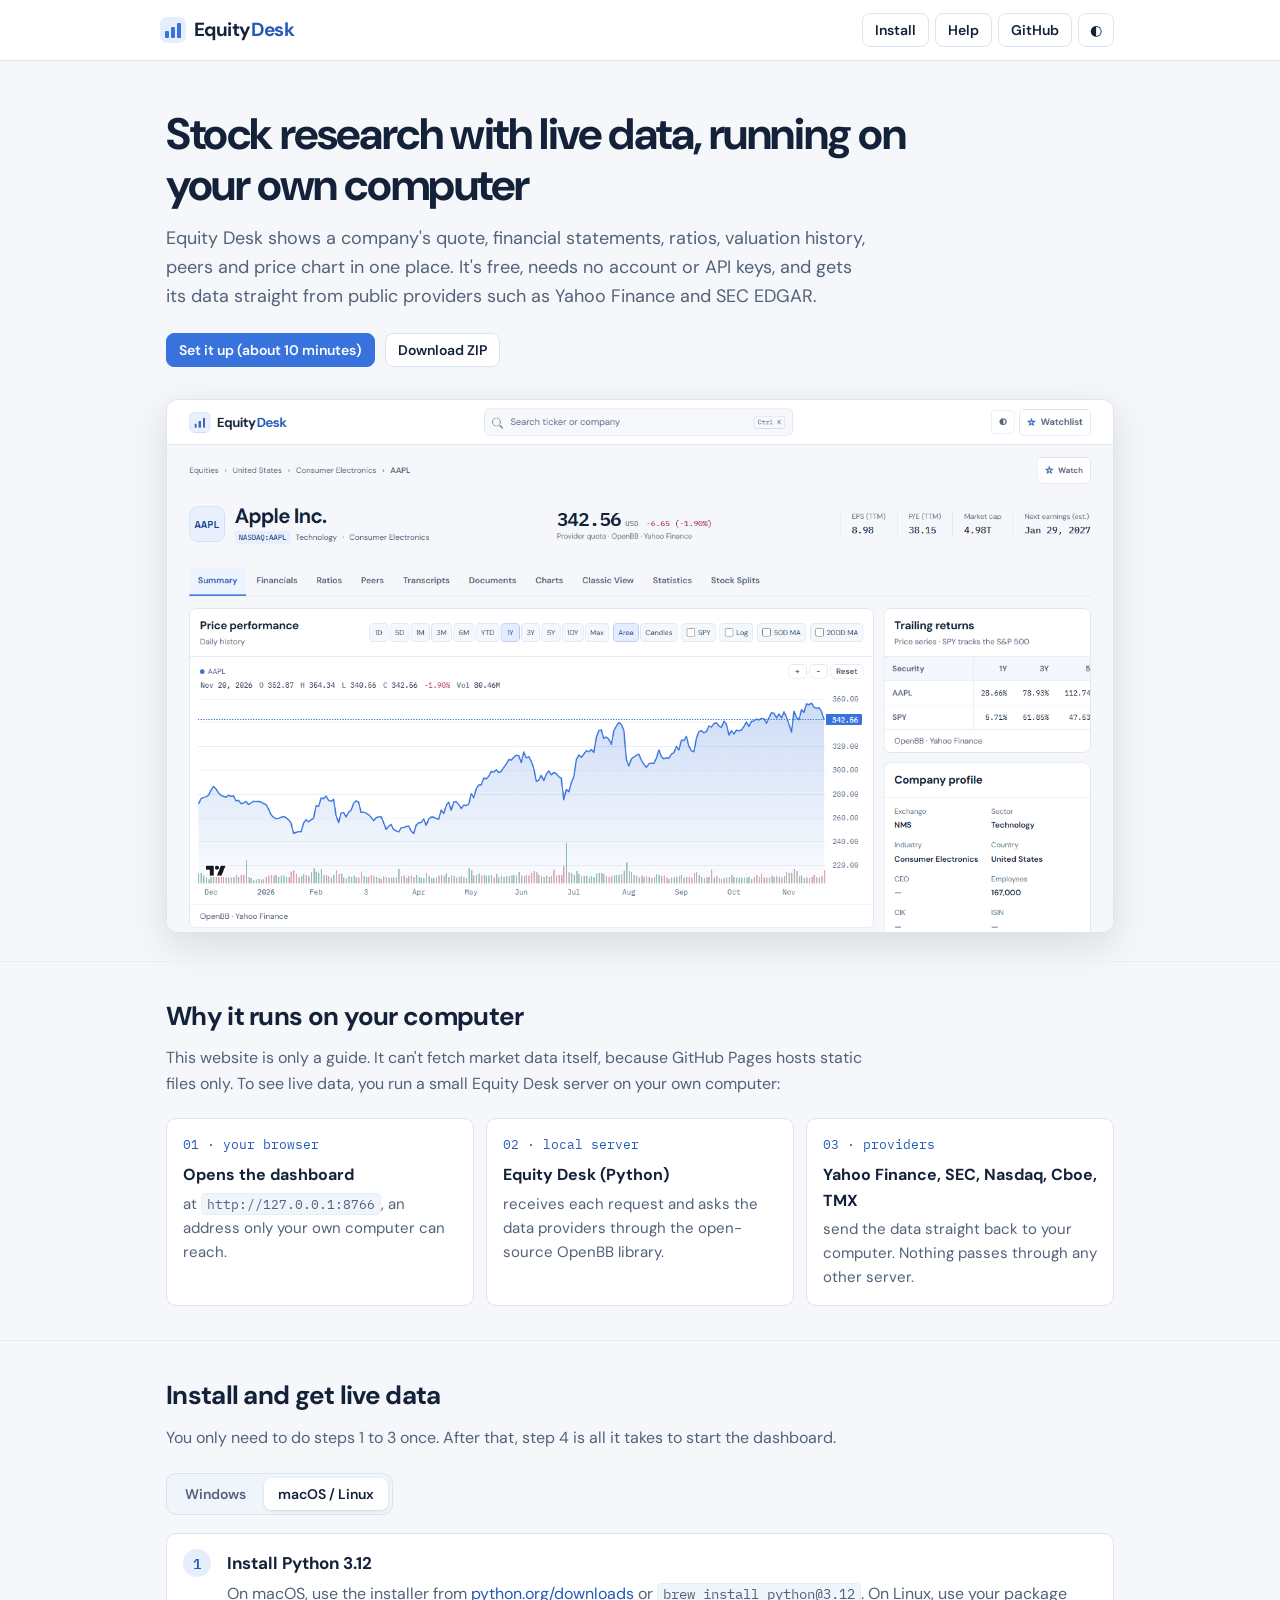
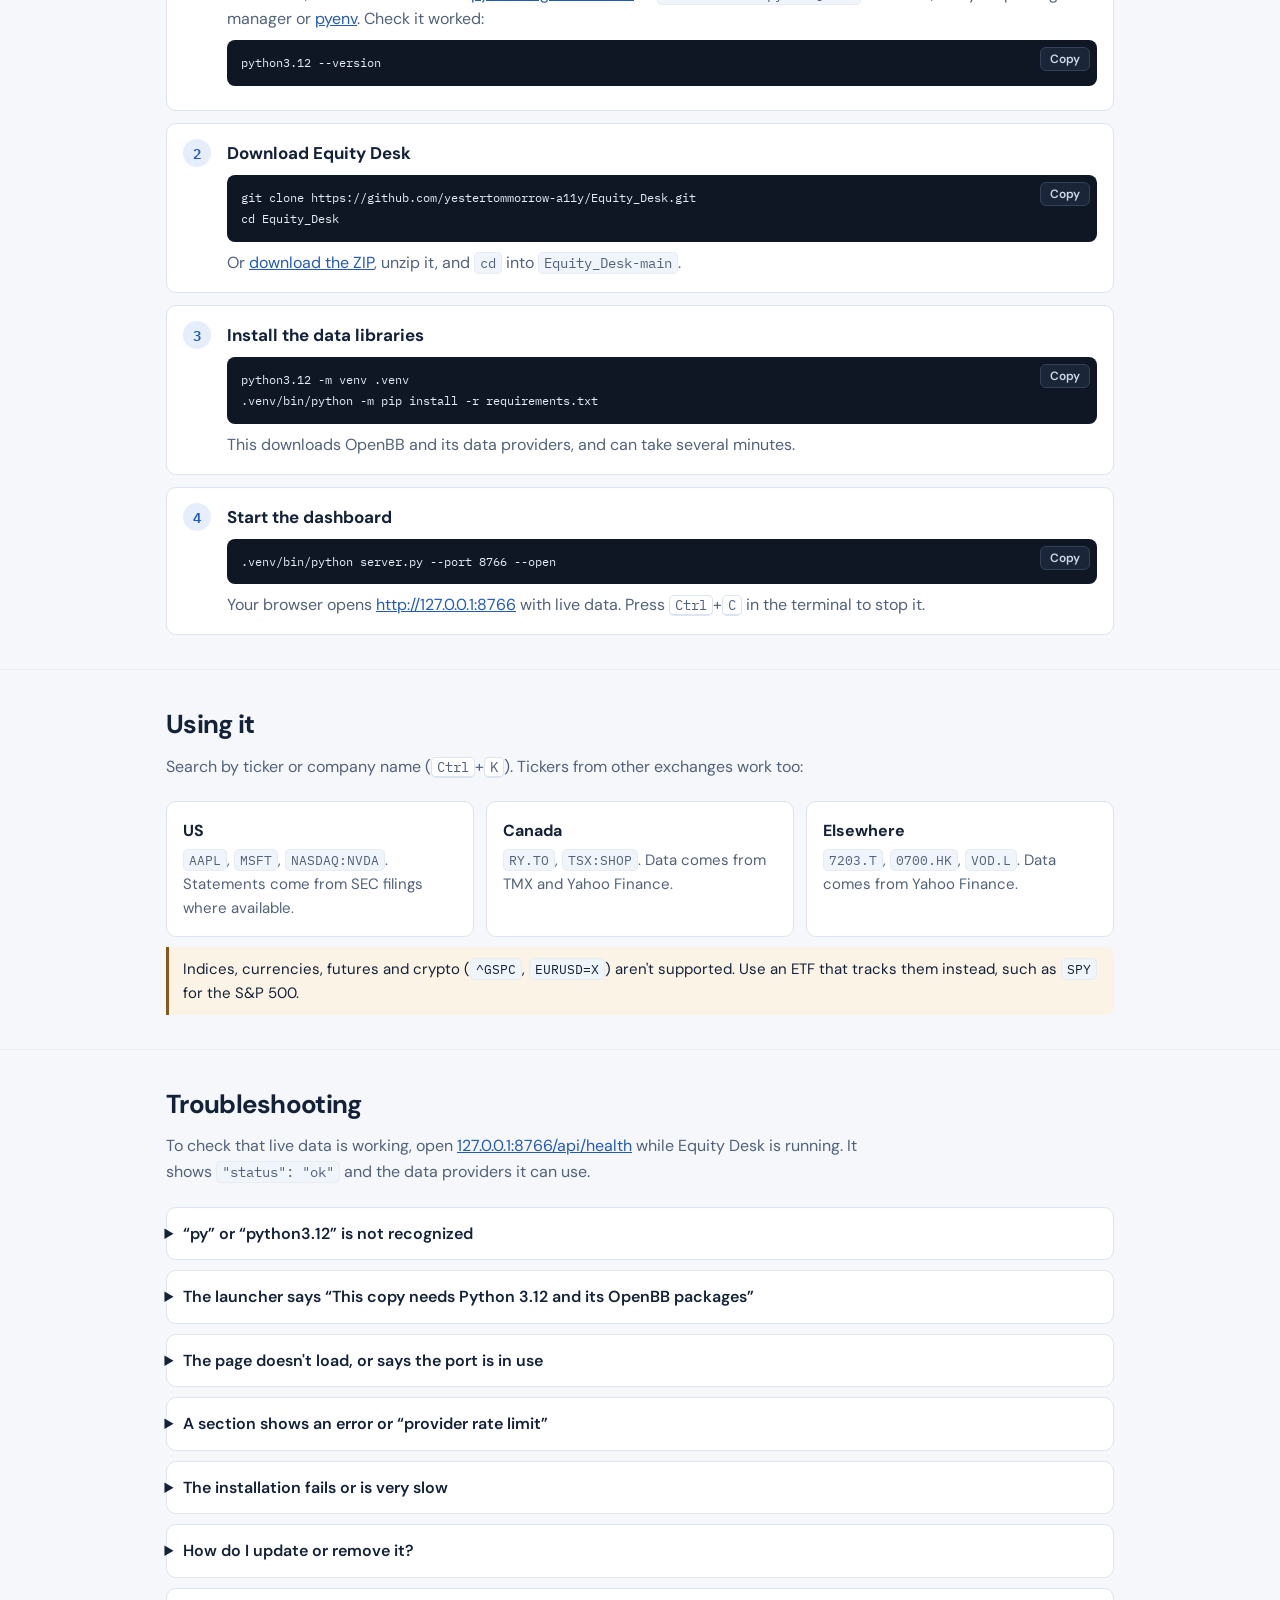
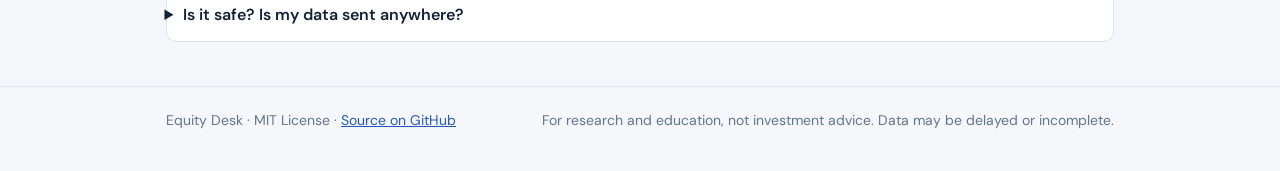
<file: docs/index.html>
<!doctype html>
<html lang="en">
<head>
  <meta charset="utf-8">
  <meta name="viewport" content="width=device-width, initial-scale=1">
  <title>Equity Desk · Get live data</title>
  <meta name="description" content="Equity Desk is a free stock research dashboard that runs on your computer. Here's how to install it and get live market data.">
  <link rel="icon" href="data:,">
  <link rel="preconnect" href="https://fonts.googleapis.com">
  <link rel="preconnect" href="https://fonts.gstatic.com" crossorigin>
  <link href="https://fonts.googleapis.com/css2?family=DM+Sans:wght@400;500;600;700&family=IBM+Plex+Mono:wght@400;500;600&display=swap" rel="stylesheet">
  <style>
    :root {
      color-scheme: light;
      --bg: #f5f7fa; --panel: #fff; --panel-hi: #f0f4fb; --stroke: #dce4ef; --line: #e8edf4;
      --text: #142239; --muted: #52627a; --dim: #63748c; --brand: #235aba; --brand-strong: #3873dd;
      --brand-soft: #e7eefb; --good: #137657; --amber: #86571a; --amber-soft: #fbf3e6; --code-bg: #0f1724; --code-text: #e6edf7;
      --mono: "IBM Plex Mono", Consolas, monospace; --sans: "DM Sans", "Segoe UI", system-ui, sans-serif;
    }
    @media (prefers-color-scheme: dark) {
      :root:not([data-theme="light"]) {
        color-scheme: dark;
        --bg: #0b1018; --panel: #111824; --panel-hi: #151e2c; --stroke: #243043; --line: #1f2938;
        --text: #eef3fa; --muted: #a0acc0; --dim: #8593a8; --brand: #81a7ff; --brand-strong: #6190fb;
        --brand-soft: #16233a; --good: #55d5a2; --amber: #f2bf75; --amber-soft: #261f12; --code-bg: #070b12; --code-text: #e6edf7;
      }
    }
    :root[data-theme="dark"] {
      color-scheme: dark;
      --bg: #0b1018; --panel: #111824; --panel-hi: #151e2c; --stroke: #243043; --line: #1f2938;
      --text: #eef3fa; --muted: #a0acc0; --dim: #8593a8; --brand: #81a7ff; --brand-strong: #6190fb;
      --brand-soft: #16233a; --good: #55d5a2; --amber: #f2bf75; --amber-soft: #261f12; --code-bg: #070b12; --code-text: #e6edf7;
    }
    * { box-sizing: border-box; }
    html { scroll-behavior: smooth; }
    body { margin: 0; background: var(--bg); color: var(--text); font: 16px/1.6 var(--sans); }
    a { color: var(--brand); }
    a:focus-visible, button:focus-visible, summary:focus-visible { outline: 2px solid var(--brand); outline-offset: 3px; border-radius: 4px; }
    code, kbd { font-family: var(--mono); font-size: .88em; }
    :not(pre) > code { background: var(--panel-hi); border: 1px solid var(--line); border-radius: 5px; padding: 1px 5px; overflow-wrap: anywhere; }
    kbd { border: 1px solid var(--stroke); border-bottom-width: 2px; border-radius: 5px; padding: 0 5px; background: var(--panel); }
    .wrap { max-width: 980px; margin: 0 auto; padding: 0 16px; }

    header.top { border-bottom: 1px solid var(--stroke); background: var(--panel); }
    header.top .wrap { display: flex; align-items: center; justify-content: space-between; gap: 12px; min-height: 60px; }
    .brand { display: inline-flex; align-items: center; gap: 8px; font-weight: 700; font-size: 19px; letter-spacing: -.6px; color: var(--text); text-decoration: none; }
    .brand span { color: var(--brand); margin-left: -6px; }
    .mark { display: inline-flex; align-items: flex-end; gap: 2px; width: 26px; height: 26px; padding: 5px; border-radius: 7px; background: var(--brand-soft); }
    .mark i { display: block; width: 4px; background: var(--brand-strong); border-radius: 1px; }
    .mark i:nth-child(1) { height: 7px; } .mark i:nth-child(2) { height: 11px; } .mark i:nth-child(3) { height: 15px; }
    nav.links { display: flex; align-items: center; gap: 6px; }
    .btn { display: inline-flex; align-items: center; gap: 6px; border: 1px solid var(--stroke); background: var(--panel); color: var(--text); border-radius: 8px; padding: 7px 12px; font: 600 14px var(--sans); text-decoration: none; cursor: pointer; white-space: nowrap; }
    .btn:hover { border-color: var(--brand); }
    .btn.primary { background: var(--brand-strong); border-color: var(--brand-strong); color: #fff; }
    .btn.primary:hover { filter: brightness(1.08); }
    #theme { width: 36px; justify-content: center; padding: 7px 0; }

    .hero { padding: 48px 0 28px; }
    .hero h1 { font-size: clamp(30px, 5vw, 44px); line-height: 1.15; letter-spacing: -1.4px; margin: 0 0 14px; max-width: 760px; }
    .hero p.lead { font-size: 18px; color: var(--muted); margin: 0 0 22px; max-width: 700px; }
    .hero .actions { display: flex; flex-wrap: wrap; gap: 10px; }
    .shot { margin: 32px 0 0; border: 1px solid var(--stroke); border-radius: 12px; overflow: hidden; background: var(--panel); box-shadow: 0 12px 40px rgb(15 23 36 / .12); }
    .shot img { display: block; width: 100%; height: auto; }

    section { padding: 34px 0; border-top: 1px solid var(--line); }
    section h2 { font-size: 26px; letter-spacing: -.7px; margin: 0 0 8px; }
    section > .wrap > p.intro { color: var(--muted); margin: 0 0 22px; max-width: 720px; }

    .how { display: grid; grid-template-columns: repeat(3, minmax(0, 1fr)); gap: 12px; }
    .how div { background: var(--panel); border: 1px solid var(--stroke); border-radius: 10px; padding: 16px; }
    .how strong { display: block; margin-bottom: 4px; }
    .how p { margin: 0; color: var(--muted); font-size: 15px; }
    .how .arrow { color: var(--brand); font-family: var(--mono); font-size: 13px; display: block; margin-bottom: 6px; }

    .tabs { display: inline-flex; gap: 4px; padding: 4px; background: var(--panel-hi); border: 1px solid var(--stroke); border-radius: 10px; margin-bottom: 18px; flex-wrap: wrap; }
    .tabs button { border: 0; background: transparent; color: var(--muted); font: 600 14px var(--sans); padding: 7px 14px; border-radius: 7px; cursor: pointer; }
    .tabs button[aria-selected="true"] { background: var(--panel); color: var(--text); box-shadow: 0 1px 3px rgb(0 0 0 / .12); }

    ol.steps { list-style: none; counter-reset: step; margin: 0; padding: 0; display: grid; gap: 12px; }
    ol.steps > li { counter-increment: step; position: relative; background: var(--panel); border: 1px solid var(--stroke); border-radius: 10px; padding: 16px 16px 16px 60px; min-width: 0; }
    ol.steps > li::before { content: counter(step); position: absolute; left: 16px; top: 15px; width: 28px; height: 28px; border-radius: 50%; display: grid; place-items: center; background: var(--brand-soft); color: var(--brand); font: 600 14px var(--mono); }
    ol.steps h3 { font-size: 17px; margin: 0 0 4px; }
    ol.steps p { margin: 0 0 8px; color: var(--muted); }
    ol.steps p:last-child { margin-bottom: 0; }

    .code { position: relative; margin: 8px 0; }
    .code pre { margin: 0; background: var(--code-bg); color: var(--code-text); border-radius: 8px; padding: 12px 84px 12px 14px; overflow-x: auto; font: 13.5px/1.6 var(--mono); }
    .code button { position: absolute; top: 7px; right: 7px; border: 1px solid #33425a; background: #1a2638; color: #cdd8ea; border-radius: 6px; padding: 3px 9px; font: 600 12px var(--sans); cursor: pointer; }
    .code button:hover { border-color: #6f8fc9; }
    .note { border-left: 3px solid var(--amber); background: var(--amber-soft); padding: 10px 14px; border-radius: 0 8px 8px 0; color: var(--text); font-size: 15px; margin: 10px 0 0; }
    .ok { color: var(--good); font-weight: 600; }

    details { background: var(--panel); border: 1px solid var(--stroke); border-radius: 10px; padding: 0 16px; margin-bottom: 10px; }
    details summary { cursor: pointer; font-weight: 600; padding: 13px 0; list-style-position: outside; }
    details[open] summary { border-bottom: 1px solid var(--line); margin-bottom: 10px; }
    details > :not(summary) { color: var(--muted); }
    details > div { padding-bottom: 14px; }
    details p { margin: 0 0 8px; }

    footer { border-top: 1px solid var(--stroke); padding: 22px 0 40px; color: var(--dim); font-size: 14px; }
    footer .wrap { display: flex; flex-wrap: wrap; gap: 8px 20px; justify-content: space-between; }

    @media (max-width: 720px) {
      .how { grid-template-columns: 1fr; }
      .hero { padding-top: 32px; }
      nav.links .hide-sm { display: none; }
      ol.steps > li { padding: 52px 14px 14px; }
      ol.steps > li::before { left: 14px; top: 14px; }
    }
  </style>
</head>
<body>
  <header class="top">
    <div class="wrap">
      <a class="brand" href="#"><span class="mark" aria-hidden="true"><i></i><i></i><i></i></span>Equity <span>Desk</span></a>
      <nav class="links" aria-label="Site">
        <a class="btn hide-sm" href="#install">Install</a>
        <a class="btn hide-sm" href="#help">Help</a>
        <a class="btn" href="https://github.com/yestertommorrow-a11y/Equity_Desk">GitHub</a>
        <button id="theme" class="btn" type="button" aria-label="Switch light or dark theme" title="Switch light or dark theme">◐</button>
      </nav>
    </div>
  </header>

  <main>
    <div class="hero">
      <div class="wrap">
        <h1>Stock research with live data, running on your own computer</h1>
        <p class="lead">Equity Desk shows a company's quote, financial statements, ratios, valuation history, peers and price chart in one place. It's free, needs no account or API keys, and gets its data straight from public providers such as Yahoo Finance and SEC EDGAR.</p>
        <div class="actions">
          <a class="btn primary" href="#install">Set it up (about 10 minutes)</a>
          <a class="btn" href="https://github.com/yestertommorrow-a11y/Equity_Desk/archive/refs/heads/main.zip">Download ZIP</a>
        </div>
        <figure class="shot">
          <img src="screenshot.png" width="1440" height="810" alt="Equity Desk showing Apple Inc.: the quote, an interactive one-year price chart with volume, trailing returns against SPY and the company profile">
        </figure>
      </div>
    </div>

    <section aria-labelledby="why">
      <div class="wrap">
        <h2 id="why">Why it runs on your computer</h2>
        <p class="intro">This website is only a guide. It can't fetch market data itself, because GitHub Pages hosts static files only. To see live data, you run a small Equity Desk server on your own computer:</p>
        <div class="how">
          <div><span class="arrow">01 · your browser</span><strong>Opens the dashboard</strong><p>at <code>http://127.0.0.1:8766</code>, an address only your own computer can reach.</p></div>
          <div><span class="arrow">02 · local server</span><strong>Equity Desk (Python)</strong><p>receives each request and asks the data providers through the open-source OpenBB library.</p></div>
          <div><span class="arrow">03 · providers</span><strong>Yahoo Finance, SEC, Nasdaq, Cboe, TMX</strong><p>send the data straight back to your computer. Nothing passes through any other server.</p></div>
        </div>
      </div>
    </section>

    <section id="install" aria-labelledby="install-h">
      <div class="wrap">
        <h2 id="install-h">Install and get live data</h2>
        <p class="intro">You only need to do steps 1 to 3 once. After that, step 4 is all it takes to start the dashboard.</p>

        <div class="tabs" role="tablist" aria-label="Operating system">
          <button role="tab" id="tab-win" aria-controls="panel-win" aria-selected="true">Windows</button>
          <button role="tab" id="tab-unix" aria-controls="panel-unix" aria-selected="false" tabindex="-1">macOS / Linux</button>
        </div>

        <div id="panel-win" role="tabpanel" aria-labelledby="tab-win">
          <ol class="steps">
            <li>
              <h3>Install Python 3.12</h3>
              <p>Download it from <a href="https://www.python.org/downloads/">python.org/downloads</a> and run the installer with its default options. To check it worked, open <strong>PowerShell</strong> (press <kbd>Win</kbd>, type <em>PowerShell</em>, press <kbd>Enter</kbd>) and run:</p>
              <div class="code"><pre><code>py -3.12 --version</code></pre><button type="button">Copy</button></div>
              <p>It should print <code>Python 3.12.x</code>.</p>
            </li>
            <li>
              <h3>Download Equity Desk</h3>
              <p><a href="https://github.com/yestertommorrow-a11y/Equity_Desk/archive/refs/heads/main.zip">Download the ZIP</a>, right-click it and choose <strong>Extract All</strong>. You'll get a folder called <code>Equity_Desk-main</code>. Or, if you use Git:</p>
              <div class="code"><pre><code>git clone https://github.com/yestertommorrow-a11y/Equity_Desk.git</code></pre><button type="button">Copy</button></div>
            </li>
            <li>
              <h3>Install the data libraries</h3>
              <p>Open the folder in File Explorer, click the address bar, type <code>powershell</code> and press <kbd>Enter</kbd>. A PowerShell window opens in that folder. Then run these two commands, one at a time:</p>
              <div class="code"><pre><code>py -3.12 -m venv .venv</code></pre><button type="button">Copy</button></div>
              <div class="code"><pre><code>.\.venv\Scripts\python.exe -m pip install -r requirements.txt</code></pre><button type="button">Copy</button></div>
              <p>The second command downloads OpenBB and its data providers, and can take several minutes.</p>
            </li>
            <li>
              <h3>Start the dashboard</h3>
              <p>Double-click <strong>Start Equity Desk.cmd</strong> in the folder. Your browser opens <a href="http://127.0.0.1:8766">http://127.0.0.1:8766</a> with Apple (AAPL) loaded. <span class="ok">That's live data.</span></p>
              <p>Keep the black launcher window open while you use the dashboard. Close it to stop Equity Desk.</p>
              <p class="note">Windows may ask you to confirm running a file downloaded from the internet. The launcher only starts <code>server.py</code> from the same folder; you can open it in Notepad to check it first.</p>
            </li>
          </ol>
        </div>

        <div id="panel-unix" role="tabpanel" aria-labelledby="tab-unix" hidden>
          <ol class="steps">
            <li>
              <h3>Install Python 3.12</h3>
              <p>On macOS, use the installer from <a href="https://www.python.org/downloads/">python.org/downloads</a> or <code>brew install python@3.12</code>. On Linux, use your package manager or <a href="https://github.com/pyenv/pyenv">pyenv</a>. Check it worked:</p>
              <div class="code"><pre><code>python3.12 --version</code></pre><button type="button">Copy</button></div>
            </li>
            <li>
              <h3>Download Equity Desk</h3>
              <div class="code"><pre><code>git clone https://github.com/yestertommorrow-a11y/Equity_Desk.git
cd Equity_Desk</code></pre><button type="button">Copy</button></div>
              <p>Or <a href="https://github.com/yestertommorrow-a11y/Equity_Desk/archive/refs/heads/main.zip">download the ZIP</a>, unzip it, and <code>cd</code> into <code>Equity_Desk-main</code>.</p>
            </li>
            <li>
              <h3>Install the data libraries</h3>
              <div class="code"><pre><code>python3.12 -m venv .venv
.venv/bin/python -m pip install -r requirements.txt</code></pre><button type="button">Copy</button></div>
              <p>This downloads OpenBB and its data providers, and can take several minutes.</p>
            </li>
            <li>
              <h3>Start the dashboard</h3>
              <div class="code"><pre><code>.venv/bin/python server.py --port 8766 --open</code></pre><button type="button">Copy</button></div>
              <p>Your browser opens <a href="http://127.0.0.1:8766">http://127.0.0.1:8766</a> with live data. Press <kbd>Ctrl</kbd>+<kbd>C</kbd> in the terminal to stop it.</p>
            </li>
          </ol>
        </div>
      </div>
    </section>

    <section aria-labelledby="use">
      <div class="wrap">
        <h2 id="use">Using it</h2>
        <p class="intro">Search by ticker or company name (<kbd>Ctrl</kbd>+<kbd>K</kbd>). Tickers from other exchanges work too:</p>
        <div class="how">
          <div><strong>US</strong><p><code>AAPL</code>, <code>MSFT</code>, <code>NASDAQ:NVDA</code>. Statements come from SEC filings where available.</p></div>
          <div><strong>Canada</strong><p><code>RY.TO</code>, <code>TSX:SHOP</code>. Data comes from TMX and Yahoo Finance.</p></div>
          <div><strong>Elsewhere</strong><p><code>7203.T</code>, <code>0700.HK</code>, <code>VOD.L</code>. Data comes from Yahoo Finance.</p></div>
        </div>
        <p class="note">Indices, currencies, futures and crypto (<code>^GSPC</code>, <code>EURUSD=X</code>) aren't supported. Use an ETF that tracks them instead, such as <code>SPY</code> for the S&amp;P 500.</p>
      </div>
    </section>

    <section id="help" aria-labelledby="help-h">
      <div class="wrap">
        <h2 id="help-h">Troubleshooting</h2>
        <p class="intro">To check that live data is working, open <a href="http://127.0.0.1:8766/api/health">127.0.0.1:8766/api/health</a> while Equity Desk is running. It shows <code>"status": "ok"</code> and the data providers it can use.</p>

        <details>
          <summary>“py” or “python3.12” is not recognized</summary>
          <div><p>Python 3.12 isn't installed, or the terminal was opened before installing it. Install it from <a href="https://www.python.org/downloads/">python.org</a>, close the terminal, and open a new one.</p></div>
        </details>
        <details>
          <summary>The launcher says “This copy needs Python 3.12 and its OpenBB packages”</summary>
          <div><p>The <code>.venv</code> folder is missing. Run both commands in step 3 from inside the Equity Desk folder, then double-click the launcher again.</p></div>
        </details>
        <details>
          <summary>The page doesn't load, or says the port is in use</summary>
          <div>
            <p>If Equity Desk is already running, the launcher opens the existing one. If another program uses port 8766, start Equity Desk on a different port:</p>
            <div class="code"><pre><code>.\.venv\Scripts\python.exe server.py --port 8770 --open</code></pre><button type="button">Copy</button></div>
            <p>Use <code>http://127.0.0.1:8770</code> or <code>http://localhost:8770</code>. Other addresses are refused on purpose.</p>
          </div>
        </details>
        <details>
          <summary>A section shows an error or “provider rate limit”</summary>
          <div><p>A data provider was busy or didn't have that dataset for this listing. Wait a minute and click <strong>Refresh data</strong> at the bottom of the page. Other sections keep working. Coverage outside the US and Canada is thinner.</p></div>
        </details>
        <details>
          <summary>The installation fails or is very slow</summary>
          <div><p>Make sure the <code>.venv</code> was created with Python 3.12, the version Equity Desk is tested with, and that you have an internet connection. Then run the <code>pip install</code> command again. Packages already downloaded are reused, so it's faster the second time.</p></div>
        </details>
        <details>
          <summary>How do I update or remove it?</summary>
          <div><p>To update, download the ZIP again (or run <code>git pull</code>) and rerun the <code>pip install</code> command. To remove it, delete the folder; the app and its libraries all live inside it. Your watchlist is stored in your browser.</p></div>
        </details>
        <details>
          <summary>Is it safe? Is my data sent anywhere?</summary>
          <div><p>The server listens only on your own computer (<code>127.0.0.1</code>), so other devices can't connect to it, and it only reads data. It has no accounts, trading, or analytics. Requests for market data go from your computer directly to the providers. The code is open source under the MIT License.</p></div>
        </details>
      </div>
    </section>
  </main>

  <footer>
    <div class="wrap">
      <span>Equity Desk · MIT License · <a href="https://github.com/yestertommorrow-a11y/Equity_Desk">Source on GitHub</a></span>
      <span>For research and education, not investment advice. Data may be delayed or incomplete.</span>
    </div>
  </footer>

  <script>
    (() => {
      const root = document.documentElement;
      try { const saved = localStorage.getItem("ed-guide-theme"); if (saved) root.dataset.theme = saved; } catch {}
      document.getElementById("theme").addEventListener("click", () => {
        const dark = root.dataset.theme ? root.dataset.theme === "dark" : matchMedia("(prefers-color-scheme: dark)").matches;
        root.dataset.theme = dark ? "light" : "dark";
        try { localStorage.setItem("ed-guide-theme", root.dataset.theme); } catch {}
      });

      // OS tabs: start on macOS / Linux for those visitors.
      const tabs = [...document.querySelectorAll('[role="tab"]')];
      function select(tab) {
        for (const t of tabs) {
          const on = t === tab;
          t.setAttribute("aria-selected", on);
          t.tabIndex = on ? 0 : -1;
          document.getElementById(t.getAttribute("aria-controls")).hidden = !on;
        }
      }
      tabs.forEach((tab, i) => {
        tab.addEventListener("click", () => select(tab));
        tab.addEventListener("keydown", (e) => {
          if (e.key !== "ArrowRight" && e.key !== "ArrowLeft") return;
          const next = tabs[(i + (e.key === "ArrowRight" ? 1 : tabs.length - 1)) % tabs.length];
          select(next); next.focus();
        });
      });
      if (/Mac|Linux|X11/.test(navigator.userAgent) && !/Windows|Android/.test(navigator.userAgent)) select(tabs[1]);

      for (const button of document.querySelectorAll(".code button")) {
        button.addEventListener("click", async () => {
          const text = button.previousElementSibling.textContent;
          try { await navigator.clipboard.writeText(text); button.textContent = "Copied"; }
          catch { button.textContent = "Select & copy"; }
          setTimeout(() => (button.textContent = "Copy"), 1600);
        });
      }
    })();
  </script>
</body>
</html>
</file>
